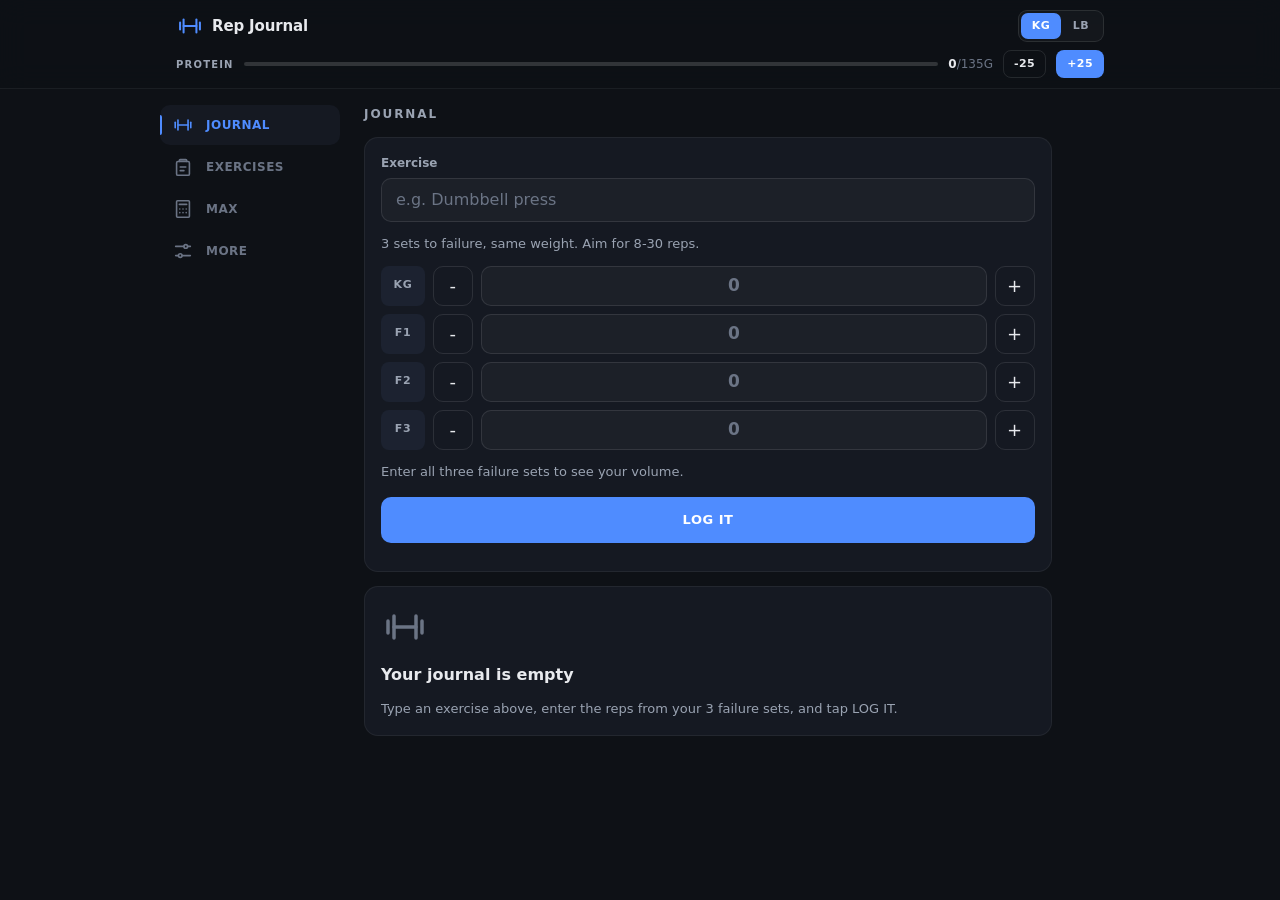
<file: index.html>
<!DOCTYPE html>
<html lang="en">
<head>
  <meta charset="utf-8">
  <meta name="viewport" content="width=device-width, initial-scale=1, viewport-fit=cover">
  <meta name="theme-color" content="#0E1116">
  <meta http-equiv="Content-Security-Policy" content="default-src 'none'; script-src 'self'; style-src 'self'; img-src 'self'; font-src 'self'; connect-src 'none'; base-uri 'none'">
  <title>Rep Journal</title>
  <link rel="icon" type="image/svg+xml" href="favicon.svg">
  <link rel="stylesheet" href="css/style.css">
  <script type="module" src="js/main.js"></script>
</head>
<body>
  <header class="topbar">
    <div class="topbar-inner">
      <div class="brand">
        <span id="brand-mark" class="brand-mark"></span>
        <span class="brand-name">Rep Journal</span>
      </div>
      <div class="segmented" role="group" aria-label="Weight unit">
        <button class="seg-btn" type="button" data-unit="kg" aria-pressed="true">KG</button>
        <button class="seg-btn" type="button" data-unit="lb" aria-pressed="false">LB</button>
      </div>
    </div>
    <div class="protein-bar" data-level="below">
      <span class="label protein-label">PROTEIN</span>
      <progress id="protein-progress" max="135" value="0" aria-label="Progress toward the daily protein minimum"></progress>
      <span class="protein-readout"><span id="protein-count">0</span><span class="protein-target">/135G</span></span>
      <button id="protein-undo" class="btn btn-ghost btn-small" type="button" aria-label="Remove 25 grams of protein">-25</button>
      <button id="protein-add" class="btn btn-small" type="button" aria-label="Add 25 grams of protein">+25</button>
      <span id="protein-status" class="sr-only" role="status"></span>
    </div>
  </header>

  <div class="shell">
    <nav class="nav" aria-label="Primary">
      <button class="nav-btn" type="button" data-tab="log"><span class="nav-icon"></span><span class="nav-label">JOURNAL</span></button>
      <button class="nav-btn" type="button" data-tab="exercises"><span class="nav-icon"></span><span class="nav-label">EXERCISES</span></button>
      <button class="nav-btn" type="button" data-tab="calc"><span class="nav-icon"></span><span class="nav-label">MAX</span></button>
      <button class="nav-btn" type="button" data-tab="more"><span class="nav-icon"></span><span class="nav-label">MORE</span></button>
    </nav>

    <main class="content" id="main">
      <section id="tab-log" class="view"></section>
      <section id="tab-exercises" class="view" hidden></section>
      <section id="tab-calc" class="view" hidden></section>
      <section id="tab-more" class="view" hidden></section>
    </main>
  </div>

  <dialog id="exercise-dialog" aria-labelledby="exercise-dialog-title">
    <form id="exercise-form" class="card" novalidate>
      <h2 id="exercise-dialog-title" class="dialog-title">EXERCISE</h2>
      <div id="exercise-chart"></div>
      <p id="exercise-stats" class="muted"></p>
      <label class="field"><span class="field-label">Name</span>
        <input name="name" type="text" maxlength="40" autocomplete="off">
      </label>
      <label class="field"><span class="field-label">Body part</span>
        <select name="bodyPart"></select>
      </label>
      <label class="field"><span class="field-label">Notes</span>
        <textarea name="notes" rows="3" maxlength="500"></textarea>
      </label>
      <details id="technique" class="technique">
        <summary>Technique</summary>
        <label class="field"><span class="field-label">Max contraction point</span>
          <input name="contraction" type="text" maxlength="140" autocomplete="off">
        </label>
        <label class="field"><span class="field-label">Muscle stretch focus</span>
          <input name="stretch" type="text" maxlength="140" autocomplete="off">
        </label>
      </details>
      <p id="exercise-error" class="error" role="alert"></p>
      <div class="dialog-actions">
        <button id="exercise-delete" class="btn btn-danger" type="button">DELETE</button>
        <button id="exercise-cancel" class="btn btn-ghost" type="button">CLOSE</button>
        <button class="btn" type="submit">SAVE</button>
      </div>
    </form>
  </dialog>

  <dialog id="goal-dialog" aria-labelledby="goal-dialog-title">
    <form method="dialog" class="card">
      <h2 id="goal-dialog-title" class="dialog-title">GOAL</h2>
      <textarea id="goal-input" rows="3" maxlength="140" aria-label="Goal"></textarea>
      <div class="dialog-actions">
        <button class="btn btn-ghost" value="cancel">CANCEL</button>
        <button class="btn" value="save">SAVE</button>
      </div>
    </form>
  </dialog>
</body>
</html>
</file>
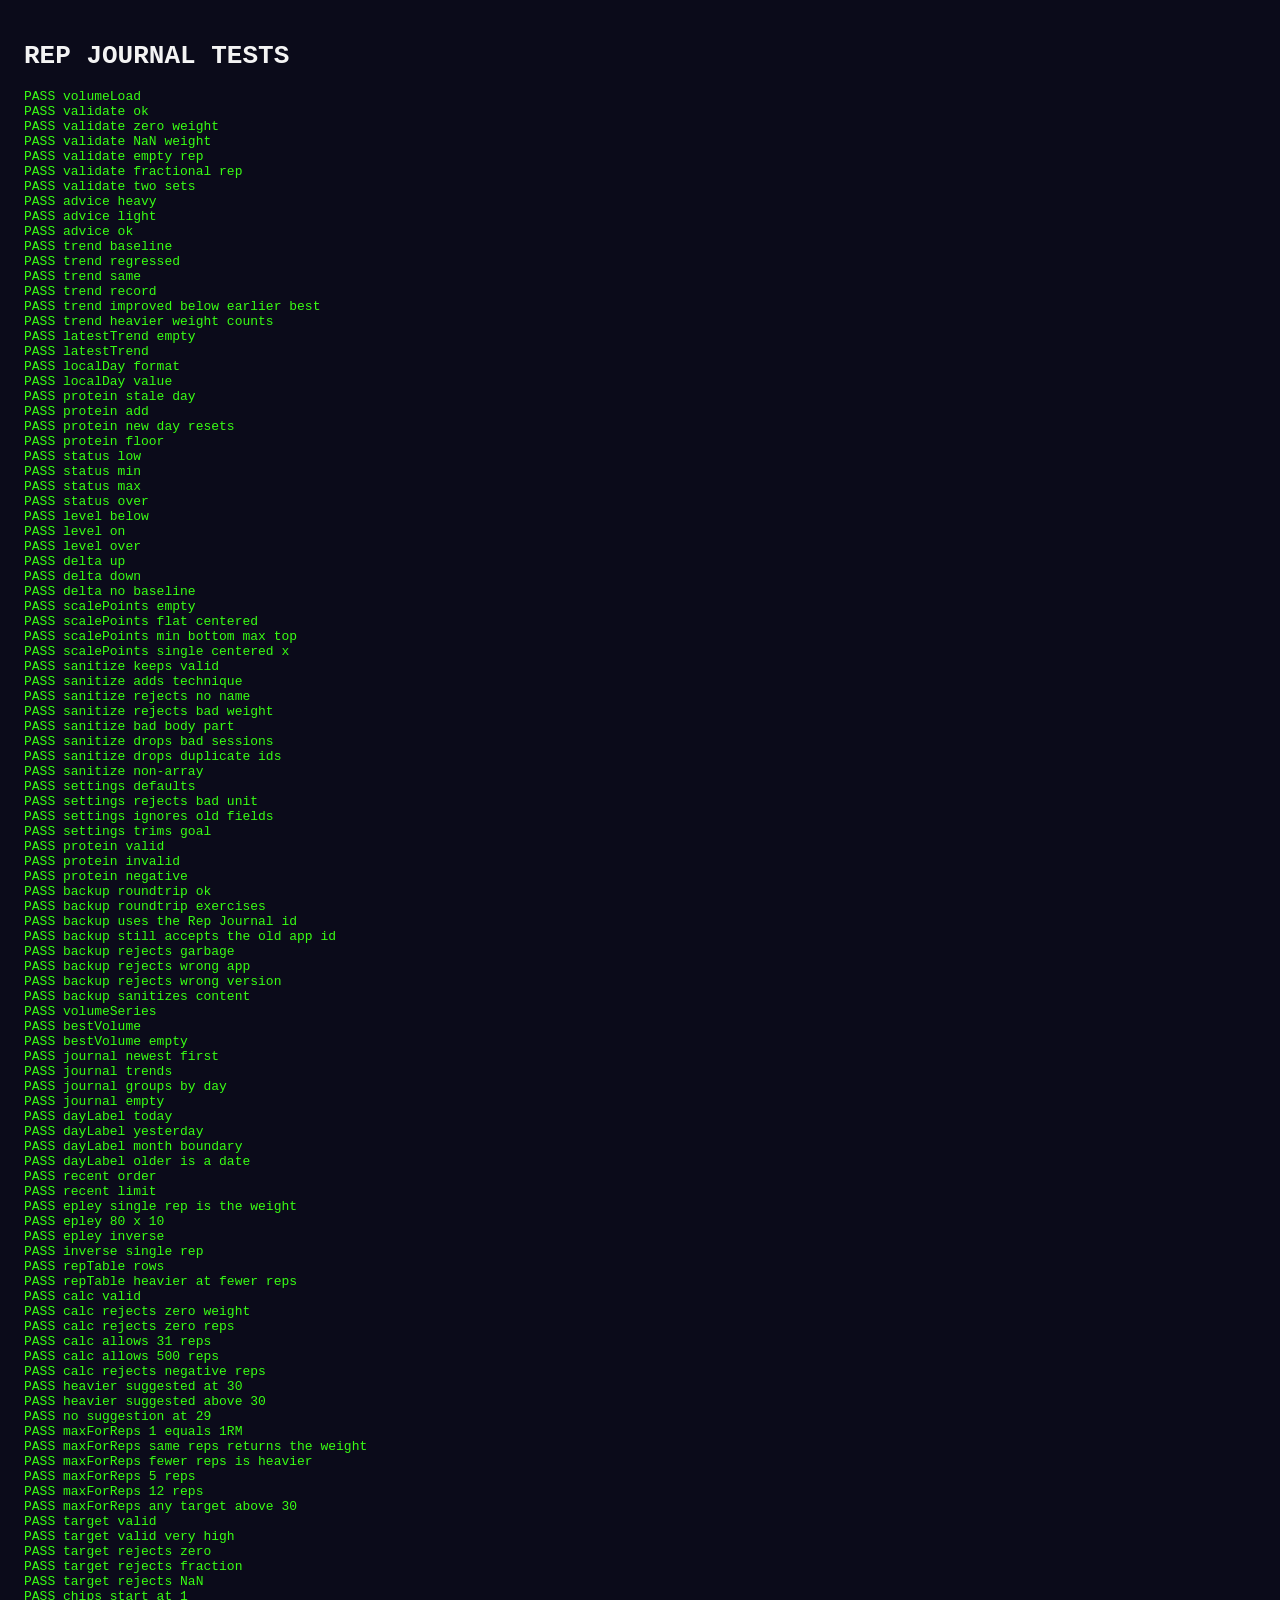
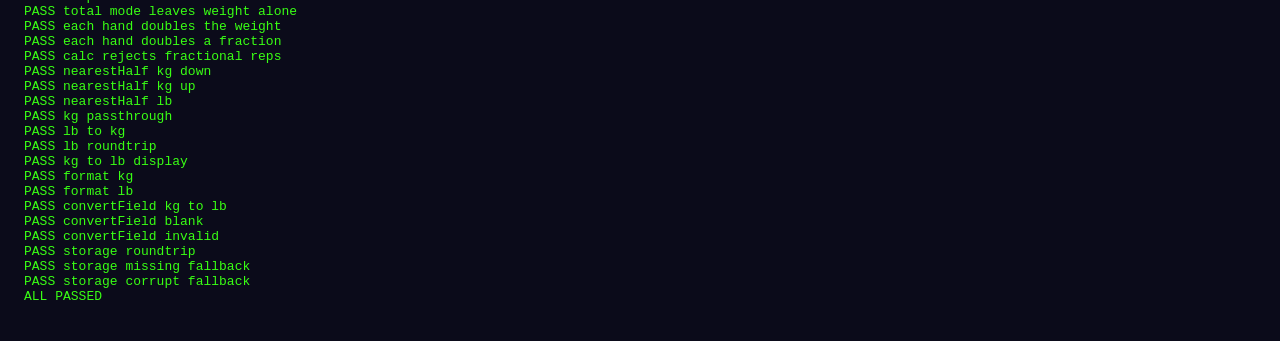
<file: tests/test.html>
<!DOCTYPE html>
<html lang="en">
<head>
  <meta charset="utf-8">
  <title>REP JOURNAL TESTS</title>
  <style>
    body { font-family: monospace; background: #0B0B1A; color: #F4F4F4; padding: 16px; }
    .pass { color: #39FF14; }
    .fail { color: #FF3B30; }
  </style>
</head>
<body>
  <h1>REP JOURNAL TESTS</h1>
  <pre id="out"></pre>
  <script type="module">
    import { volumeLoad, validateSession, weightAdvice } from '../js/modules/logger.js';
    import { evaluate, latestTrend, volumeDelta } from '../js/modules/progress.js';
    import { localDay, currentCount, addProtein, proteinStatus, proteinLevel } from '../js/modules/protein.js';
    import { scalePoints } from '../js/modules/chart.js';
    import { sanitizeExercise, sanitizeExercises, sanitizeSettings, sanitizeProtein } from '../js/modules/schema.js';
    import { buildBackup, parseBackup } from '../js/modules/backup.js';
    import { volumeSeries, bestVolume } from '../js/modules/stats.js';
    import { journalEntries, groupByDay, dayLabel, recentExercises } from '../js/modules/journal.js';
    import { load, save, remove } from '../js/modules/storage.js';
    import { toKg, fromKg, formatWeight, convertField } from '../js/modules/units.js';
    import { epley1RM, weightForReps, repTable, validateCalc, nearestHalf, needsHeavierWeight, maxForReps, validateTarget, TARGET_CHIPS, totalWeight } from '../js/modules/calc.js';

    const out = document.getElementById('out');
    let failed = 0;
    const eq = (name, actual, expected) => {
      const ok = JSON.stringify(actual) === JSON.stringify(expected);
      if (!ok) failed++;
      const line = document.createElement('div');
      line.className = ok ? 'pass' : 'fail';
      line.textContent = `${ok ? 'PASS' : 'FAIL'} ${name}${ok ? '' : ` (got ${JSON.stringify(actual)}, want ${JSON.stringify(expected)})`}`;
      out.append(line);
    };

    const s = (weight, sets) => ({ weight, sets });

    eq('volumeLoad', volumeLoad(s(10, [12, 9, 7])), 280);

    eq('validate ok', validateSession(s(10, [12, 9, 7])), null);
    eq('validate zero weight', validateSession(s(0, [12, 9, 7])) !== null, true);
    eq('validate NaN weight', validateSession(s(NaN, [12, 9, 7])) !== null, true);
    eq('validate empty rep', validateSession(s(10, [12, 0, 7])) !== null, true);
    eq('validate fractional rep', validateSession(s(10, [12, 9.5, 7])) !== null, true);
    eq('validate two sets', validateSession(s(10, [12, 9])) !== null, true);

    eq('advice heavy', weightAdvice([7, 5, 4]), 'heavy');
    eq('advice light', weightAdvice([35, 32, 30]), 'light');
    eq('advice ok', weightAdvice([12, 9, 7]), 'ok');

    const first = s(10, [12, 9, 7]);
    eq('trend baseline', evaluate([], first), 'baseline');
    eq('trend regressed', evaluate([first], s(10, [11, 9, 7])), 'regressed');
    eq('trend same', evaluate([first], s(10, [12, 9, 7])), 'same');
    eq('trend record', evaluate([first], s(10, [13, 9, 7])), 'record');
    eq('trend improved below earlier best', evaluate([s(10, [20, 15, 10]), s(10, [12, 9, 7])], s(10, [13, 9, 7])), 'improved');
    eq('trend heavier weight counts', evaluate([first], s(12, [10, 8, 6])), 'record');
    eq('latestTrend empty', latestTrend([]), null);
    eq('latestTrend', latestTrend([first, s(10, [11, 9, 7])]), 'regressed');

    eq('localDay format', /^\d{4}-\d{2}-\d{2}$/.test(localDay(new Date(2026, 0, 5))), true);
    eq('localDay value', localDay(new Date(2026, 0, 5)), '2026-01-05');
    eq('protein stale day', currentCount({ date: '2026-01-04', count: 100 }, '2026-01-05'), 0);
    eq('protein add', addProtein({ date: '2026-01-05', count: 50 }, '2026-01-05', 25).count, 75);
    eq('protein new day resets', addProtein({ date: '2026-01-04', count: 100 }, '2026-01-05', 25).count, 25);
    eq('protein floor', addProtein(null, '2026-01-05', -25).count, 0);
    eq('status low', proteinStatus(134), 'BELOW TARGET');
    eq('status min', proteinStatus(135), 'ON TARGET');
    eq('status max', proteinStatus(170), 'ON TARGET');
    eq('status over', proteinStatus(171), 'OVER TARGET');
    eq('level below', proteinLevel(0), 'below');
    eq('level on', proteinLevel(150), 'on');
    eq('level over', proteinLevel(200), 'over');

    eq('delta up', volumeDelta(100, 110), 10);
    eq('delta down', volumeDelta(100, 90), -10);
    eq('delta no baseline', volumeDelta(0, 90), null);

    eq('scalePoints empty', scalePoints([], 100, 50), []);
    eq('scalePoints flat centered', scalePoints([5, 5], 100, 50).map((p) => p.y), [25, 25]);
    eq('scalePoints min bottom max top', scalePoints([1, 3], 100, 50, 8).map((p) => p.y), [42, 8]);
    eq('scalePoints single centered x', scalePoints([4], 100, 50)[0].x, 50);

    const goodSession = { date: '2026-10-25T10:00:00Z', weight: 20, sets: [12, 9, 7] };
    const goodExercise = { id: 'a', name: 'Press', weight: 20, bodyPart: 'CHEST', notes: 'n', sessions: [goodSession] };
    eq('sanitize keeps valid', sanitizeExercise(goodExercise).sessions.length, 1);
    eq('sanitize adds technique', sanitizeExercise(goodExercise).technique, { contraction: '', stretch: '' });
    eq('sanitize rejects no name', sanitizeExercise({ ...goodExercise, name: '  ' }), null);
    eq('sanitize rejects bad weight', sanitizeExercise({ ...goodExercise, weight: -1 }), null);
    eq('sanitize bad body part', sanitizeExercise({ ...goodExercise, bodyPart: 'X' }).bodyPart, 'OTHER');
    eq('sanitize drops bad sessions', sanitizeExercise({ ...goodExercise, sessions: [goodSession, { ...goodSession, sets: [1, 2] }, null] }).sessions.length, 1);
    eq('sanitize drops duplicate ids', sanitizeExercises([goodExercise, goodExercise]).length, 1);
    eq('sanitize non-array', sanitizeExercises('nope'), []);
    eq('settings defaults', sanitizeSettings(null), { unit: 'kg', goal: '' });
    eq('settings rejects bad unit', sanitizeSettings({ unit: 'stone' }).unit, 'kg');
    eq('settings ignores old fields', sanitizeSettings({ unit: 'lb', rest: 120, sound: false }), { unit: 'lb', goal: '' });
    eq('settings trims goal', sanitizeSettings({ goal: '  go  ' }).goal, 'go');
    eq('protein valid', sanitizeProtein({ date: '2026-01-05', count: 50 }), { date: '2026-01-05', count: 50 });
    eq('protein invalid', sanitizeProtein({ date: 'x', count: 50 }), null);
    eq('protein negative', sanitizeProtein({ date: '2026-01-05', count: -1 }), null);

    const backup = buildBackup({ exercises: [goodExercise], settings: sanitizeSettings({}), protein: null });
    const parsed = parseBackup(JSON.stringify(backup));
    eq('backup roundtrip ok', parsed.ok, true);
    eq('backup roundtrip exercises', parsed.data.exercises.length, 1);
    eq('backup uses the Rep Journal id', backup.app, 'rep-journal');
    eq('backup still accepts the old app id', parseBackup(JSON.stringify({ ...backup, app: 'quantum-reps' })).ok, true);
    eq('backup rejects garbage', parseBackup('{nope').ok, false);
    eq('backup rejects wrong app', parseBackup(JSON.stringify({ app: 'other', version: 1, exercises: [] })).ok, false);
    eq('backup rejects wrong version', parseBackup(JSON.stringify({ ...backup, version: 99 })).ok, false);
    eq('backup sanitizes content', parseBackup(JSON.stringify({ ...backup, exercises: [{ id: 'z', name: '', weight: 5 }, goodExercise] })).data.exercises.length, 1);

    const ex2 = { ...goodExercise, sessions: [goodSession, { ...goodSession, sets: [13, 9, 7] }] };
    eq('volumeSeries', volumeSeries(ex2), [560, 580]);
    eq('bestVolume', bestVolume(ex2), 580);
    eq('bestVolume empty', bestVolume({ sessions: [] }), 0);

    const at = (d, h) => new Date(2026, 9, d, h).toISOString();
    const press = { id: 'p', name: 'Press', weight: 20, sessions: [
      { date: at(20, 9), weight: 20, sets: [12, 9, 7] },
      { date: at(25, 9), weight: 20, sets: [13, 9, 7] },
    ] };
    const row = { id: 'r', name: 'Row', weight: 30, sessions: [{ date: at(25, 18), weight: 30, sets: [10, 8, 6] }] };
    const idle = { id: 'i', name: 'Idle', weight: 5, sessions: [] };
    const entries = journalEntries([press, row, idle]);
    eq('journal newest first', entries.map((e) => `${e.exercise.name}${e.index}`), ['Row0', 'Press1', 'Press0']);
    eq('journal trends', entries.map((e) => e.trend), ['baseline', 'record', 'baseline']);
    eq('journal groups by day', groupByDay(entries).map((g) => g.entries.length), [2, 1]);
    eq('journal empty', journalEntries([idle]), []);
    eq('dayLabel today', dayLabel('2026-10-25', '2026-10-25'), 'Today');
    eq('dayLabel yesterday', dayLabel('2026-10-24', '2026-10-25'), 'Yesterday');
    eq('dayLabel month boundary', dayLabel('2026-09-30', '2026-10-01'), 'Yesterday');
    eq('dayLabel older is a date', ['Today', 'Yesterday'].includes(dayLabel('2026-10-20', '2026-10-25')), false);
    eq('recent order', recentExercises([idle, press, row], 3).map((e) => e.name), ['Row', 'Press', 'Idle']);
    eq('recent limit', recentExercises([idle, press, row], 1).map((e) => e.name), ['Row']);

    eq('epley single rep is the weight', epley1RM(100, 1), 100);
    eq('epley 80 x 10', Math.round(epley1RM(80, 10) * 10) / 10, 106.7);
    eq('epley inverse', Math.round(weightForReps(epley1RM(80, 10), 10) * 1000) / 1000, 80);
    eq('inverse single rep', weightForReps(100, 1), 100);
    eq('repTable rows', repTable(100).map((r) => r.reps), [5, 8, 10, 12, 15, 20, 25, 30]);
    eq('repTable heavier at fewer reps', repTable(100)[0].weight > repTable(100)[7].weight, true);
    eq('calc valid', validateCalc({ weight: 80, reps: 10 }), null);
    eq('calc rejects zero weight', validateCalc({ weight: 0, reps: 10 }) !== null, true);
    eq('calc rejects zero reps', validateCalc({ weight: 80, reps: 0 }) !== null, true);
    eq('calc allows 31 reps', validateCalc({ weight: 80, reps: 31 }), null);
    eq('calc allows 500 reps', validateCalc({ weight: 80, reps: 500 }), null);
    eq('calc rejects negative reps', validateCalc({ weight: 80, reps: -3 }) !== null, true);
    eq('heavier suggested at 30', needsHeavierWeight(30), true);
    eq('heavier suggested above 30', needsHeavierWeight(45), true);
    eq('no suggestion at 29', needsHeavierWeight(29), false);
    eq('maxForReps 1 equals 1RM', Math.round(maxForReps(80, 10, 1) * 100) / 100, 106.67);
    eq('maxForReps same reps returns the weight', Math.round(maxForReps(80, 10, 10) * 1000) / 1000, 80);
    eq('maxForReps fewer reps is heavier', maxForReps(80, 10, 5) > maxForReps(80, 10, 10), true);
    eq('maxForReps 5 reps', Math.round(maxForReps(80, 10, 5) * 10) / 10, 91.4);
    eq('maxForReps 12 reps', Math.round(maxForReps(80, 10, 12) * 10) / 10, 76.2);
    eq('maxForReps any target above 30', Math.round(maxForReps(80, 10, 100) * 10) / 10, 24.6);
    eq('target valid', validateTarget(25), null);
    eq('target valid very high', validateTarget(500), null);
    eq('target rejects zero', validateTarget(0) !== null, true);
    eq('target rejects fraction', validateTarget(2.5) !== null, true);
    eq('target rejects NaN', validateTarget(NaN) !== null, true);
    eq('chips start at 1', TARGET_CHIPS[0], 1);
    eq('total mode leaves weight alone', totalWeight(40, 'total'), 40);
    eq('each hand doubles the weight', totalWeight(40, 'each'), 80);
    eq('each hand doubles a fraction', totalWeight(22.5, 'each'), 45);
    eq('calc rejects fractional reps', validateCalc({ weight: 80, reps: 8.5 }) !== null, true);
    eq('nearestHalf kg down', nearestHalf(84.21, 'kg'), 84);
    eq('nearestHalf kg up', nearestHalf(33.3, 'kg'), 33.5);
    eq('nearestHalf lb', fromKg(nearestHalf(toKg(77.3, 'lb'), 'lb'), 'lb'), 77.5);

    eq('kg passthrough', toKg(20, 'kg'), 20);
    eq('lb to kg', Math.round(toKg(45, 'lb') * 1000) / 1000, 20.412);
    eq('lb roundtrip', fromKg(toKg(45, 'lb'), 'lb'), 45);
    eq('kg to lb display', fromKg(20, 'lb'), 44.1);
    eq('format kg', formatWeight(20, 'kg'), '20 KG');
    eq('format lb', formatWeight(toKg(135, 'lb'), 'lb'), '135 LB');
    eq('convertField kg to lb', convertField('20', 'kg', 'lb'), 44.1);
    eq('convertField blank', convertField('', 'kg', 'lb'), '');
    eq('convertField invalid', convertField('abc', 'kg', 'lb'), '');

    save('__test', { a: 1 });
    eq('storage roundtrip', load('__test', null), { a: 1 });
    remove('__test');
    eq('storage missing fallback', load('__test', 'fallback'), 'fallback');
    localStorage.setItem('qreps.__bad', '{not json');
    eq('storage corrupt fallback', load('__bad', 'fallback'), 'fallback');
    localStorage.removeItem('qreps.__bad');

    const summary = document.createElement('div');
    summary.className = failed ? 'fail' : 'pass';
    summary.textContent = failed ? `${failed} FAILED` : 'ALL PASSED';
    out.append(summary);
  </script>
</body>
</html>
</file>
<file: css/style.css>
:root {
  --bg: #0E1116;
  --surface: #151922;
  --surface-2: #1C2230;
  --accent: #4F8CFF;
  --accent-strong: #3B77EE;
  --success: #34C38F;
  --gold: #F5B84B;
  --danger: #F0616D;
  --text: #E8EAEE;
  --text-dim: #9AA3B2;
  --muted: #6B7485;
  --line: rgba(255, 255, 255, 0.10);
  --hairline: rgba(255, 255, 255, 0.06);
  --radius: 14px;
  --radius-sm: 10px;
  --font: system-ui, -apple-system, 'Segoe UI', Roboto, 'Helvetica Neue', Arial, sans-serif;
  --nav-h: 56px;
}

* { box-sizing: border-box; }

body {
  margin: 0;
  background: var(--bg);
  color: var(--text);
  font-family: var(--font);
  font-size: 14px;
  line-height: 1.5;
  -webkit-font-smoothing: antialiased;
  padding-bottom: calc(var(--nav-h) + env(safe-area-inset-bottom));
}

h1, h2, h3, p, ol, ul { margin: 0; }
ol, ul { padding: 0; list-style: none; }
[hidden] { display: none !important; }
button, input, select, textarea { font: inherit; color: inherit; }
button { -webkit-tap-highlight-color: transparent; }

:focus-visible { outline: 2px solid var(--accent); outline-offset: 2px; }

.icon { display: block; flex: none; }

.sr-only {
  position: absolute;
  width: 1px;
  height: 1px;
  overflow: hidden;
  clip: rect(0 0 0 0);
  white-space: nowrap;
}

.label {
  font-size: 10px;
  font-weight: 600;
  letter-spacing: 0.12em;
  color: var(--text-dim);
  text-transform: uppercase;
}
.muted { color: var(--text-dim); font-size: 13px; }
.hint { color: var(--text-dim); font-size: 12px; }
.error { color: var(--danger); font-size: 13px; }
.status { color: var(--success); font-size: 13px; }
/* Empty message rows keep their live region but take no space in the grid gap. */
.error:empty, .status:empty, .advice:empty { height: 0; margin: -6px 0; overflow: hidden; }

/* Header */
.topbar {
  position: sticky;
  top: 0;
  z-index: 10;
  background: rgba(14, 17, 22, 0.85);
  backdrop-filter: blur(14px);
  border-bottom: 1px solid var(--hairline);
  padding-top: env(safe-area-inset-top);
}
.topbar-inner, .protein-bar { max-width: 960px; margin-inline: auto; }
.topbar-inner {
  display: flex;
  align-items: center;
  justify-content: space-between;
  gap: 12px;
  padding: 10px 16px 6px;
}
.brand { display: flex; align-items: center; gap: 8px; min-width: 0; color: var(--accent); }
.brand-name { font-size: 15px; font-weight: 700; letter-spacing: -0.01em; color: var(--text); white-space: nowrap; }

.protein-bar {
  display: flex;
  align-items: center;
  gap: 10px;
  padding: 2px 16px 10px;
}
.protein-label { flex: none; }
.protein-readout { flex: none; font-size: 12px; font-weight: 600; font-variant-numeric: tabular-nums; white-space: nowrap; }
.protein-target { color: var(--muted); font-weight: 500; }
.protein-bar .btn { min-height: 28px; padding: 0 10px; font-size: 11px; border-radius: 8px; }

progress {
  flex: 1;
  min-width: 40px;
  height: 4px;
  border: 0;
  border-radius: 2px;
  overflow: hidden;
  appearance: none;
  -webkit-appearance: none;
  background: rgba(255, 255, 255, 0.08);
}
progress::-webkit-progress-bar { background: rgba(255, 255, 255, 0.08); }
progress::-webkit-progress-value { background: var(--accent); }
progress::-moz-progress-bar { background: var(--accent); }
.protein-bar[data-level="on"] progress::-webkit-progress-value { background: var(--success); }
.protein-bar[data-level="on"] progress::-moz-progress-bar { background: var(--success); }
.protein-bar[data-level="over"] progress::-webkit-progress-value { background: var(--gold); }
.protein-bar[data-level="over"] progress::-moz-progress-bar { background: var(--gold); }

/* Shell and navigation */
.shell { max-width: 960px; margin: 0 auto; }
.content { padding: 16px; min-width: 0; max-width: 720px; }

.nav {
  position: fixed;
  left: 0;
  right: 0;
  bottom: 0;
  z-index: 10;
  display: grid;
  grid-template-columns: repeat(4, 1fr);
  height: calc(var(--nav-h) + env(safe-area-inset-bottom));
  padding-bottom: env(safe-area-inset-bottom);
  background: rgba(14, 17, 22, 0.92);
  backdrop-filter: blur(14px);
  border-top: 1px solid var(--hairline);
}
.nav-btn {
  position: relative;
  display: flex;
  flex-direction: column;
  align-items: center;
  justify-content: center;
  gap: 3px;
  background: none;
  border: 0;
  color: var(--muted);
  cursor: pointer;
  transition: color 120ms ease;
}
.nav-icon .icon { width: 22px; height: 22px; }
.nav-label { font-size: 10px; font-weight: 600; letter-spacing: 0.04em; }
.nav-btn:hover { color: var(--text-dim); }
.nav-btn[aria-current="page"] { color: var(--accent); }
.nav-btn[aria-current="page"]::before {
  content: '';
  position: absolute;
  top: 0;
  width: 20px;
  height: 2px;
  border-radius: 0 0 2px 2px;
  background: var(--accent);
}

@media (min-width: 900px) {
  body { padding-bottom: 0; }
  .shell { display: grid; grid-template-columns: 180px 1fr; align-items: start; gap: 8px; }
  .nav {
    position: sticky;
    top: 88px;
    display: flex;
    flex-direction: column;
    gap: 2px;
    height: auto;
    margin-top: 16px;
    padding: 0;
    background: none;
    backdrop-filter: none;
    border-top: 0;
  }
  .nav-btn {
    flex-direction: row;
    justify-content: flex-start;
    gap: 12px;
    height: 40px;
    padding: 0 12px;
    border-radius: var(--radius-sm);
  }
  .nav-btn:hover { background: var(--surface); }
  .nav-btn[aria-current="page"] { background: var(--surface); }
  .nav-btn[aria-current="page"]::before { top: 10px; bottom: 10px; left: 0; width: 2px; height: auto; border-radius: 0 2px 2px 0; }
  .nav-label { font-size: 12px; }
}

@media (max-width: 400px) {
  .protein-label { display: none; }
}

/* Surfaces */
.card {
  background: var(--surface);
  border: 1px solid var(--hairline);
  border-radius: var(--radius);
  padding: 16px;
  display: grid;
  gap: 12px;
  min-width: 0;
}

.card > .btn-small { justify-self: start; }

.view { display: grid; gap: 14px; align-content: start; animation: fade 180ms ease-out; }
@keyframes fade { from { opacity: 0; transform: translateY(3px); } to { opacity: 1; transform: none; } }
@media (prefers-reduced-motion: reduce) { .view, .result { animation: none; } }

.view-head { display: flex; align-items: center; justify-content: space-between; gap: 12px; }
.view-title { font-size: 12px; font-weight: 700; letter-spacing: 0.16em; color: var(--text-dim); }

.card-title { display: flex; align-items: center; justify-content: space-between; gap: 8px; flex-wrap: wrap; }
.ex-name { font-size: 16px; font-weight: 600; letter-spacing: -0.01em; }
.tag {
  display: inline-block;
  padding: 1px 8px;
  border: 1px solid var(--line);
  border-radius: 999px;
  font-size: 10px;
  font-weight: 600;
  letter-spacing: 0.06em;
  color: var(--text-dim);
}

/* Buttons */
.btn {
  display: inline-flex;
  align-items: center;
  justify-content: center;
  gap: 6px;
  min-height: 40px;
  padding: 0 16px;
  background: var(--accent);
  color: #fff;
  border: 1px solid transparent;
  border-radius: var(--radius-sm);
  font-size: 12px;
  font-weight: 600;
  letter-spacing: 0.04em;
  cursor: pointer;
  transition: transform 120ms ease, background 120ms ease, border-color 120ms ease;
}
.btn:hover { background: var(--accent-strong); }
.btn:active { transform: scale(0.98); }
.btn-small { min-height: 32px; padding: 0 12px; font-size: 11px; }
.btn-big { width: 100%; min-height: 46px; font-size: 13px; }
.btn-ghost { background: transparent; color: var(--text); border-color: var(--line); }
.btn-ghost:hover { background: rgba(255, 255, 255, 0.05); }
.btn-danger { background: transparent; color: var(--danger); border-color: rgba(240, 97, 109, 0.4); }
.btn-danger:hover { background: rgba(240, 97, 109, 0.08); }

.segmented { display: inline-flex; padding: 2px; border: 1px solid var(--line); border-radius: 9px; background: rgba(255, 255, 255, 0.03); }
.seg-btn {
  min-width: 40px;
  min-height: 26px;
  padding: 0 10px;
  background: none;
  border: 0;
  border-radius: 7px;
  color: var(--text-dim);
  font-size: 11px;
  font-weight: 600;
  letter-spacing: 0.04em;
  cursor: pointer;
  transition: background 120ms ease, color 120ms ease;
}
.seg-btn[aria-pressed="true"] { background: var(--accent); color: #fff; }

.chips { display: flex; gap: 6px; overflow-x: auto; padding-bottom: 2px; scroll-snap-type: x proximity; scrollbar-width: none; }
.chips::-webkit-scrollbar { display: none; }
.chip {
  flex: none;
  min-height: 32px;
  padding: 0 14px;
  background: transparent;
  border: 1px solid var(--line);
  border-radius: 999px;
  color: var(--text-dim);
  font-size: 13px;
  font-weight: 500;
  cursor: pointer;
  scroll-snap-align: start;
  transition: border-color 120ms ease, color 120ms ease, background 120ms ease;
}
.chip:hover { color: var(--text); }
.chip[aria-pressed="true"] { border-color: rgba(79, 140, 255, 0.6); color: var(--accent); background: rgba(79, 140, 255, 0.1); }

/* Forms */
.field { display: grid; gap: 6px; }
.field-label { font-size: 12px; font-weight: 600; color: var(--text-dim); }
input, select, textarea {
  width: 100%;
  min-height: 44px;
  padding: 0 14px;
  background: rgba(255, 255, 255, 0.03);
  border: 1px solid var(--line);
  border-radius: var(--radius-sm);
  font-size: 16px;
  transition: border-color 120ms ease, box-shadow 120ms ease;
}
textarea { padding: 10px 14px; resize: vertical; }
input::placeholder, textarea::placeholder { color: var(--muted); }
input:focus, select:focus, textarea:focus { border-color: rgba(79, 140, 255, 0.8); outline: none; box-shadow: 0 0 0 3px rgba(79, 140, 255, 0.15); }
select option { background: var(--surface); }
input[type="number"] { -moz-appearance: textfield; appearance: textfield; }
input[type="number"]::-webkit-inner-spin-button,
input[type="number"]::-webkit-outer-spin-button { -webkit-appearance: none; margin: 0; }

.sets { display: grid; gap: 8px; }
.set-row { display: grid; grid-template-columns: 44px 40px 1fr 40px; gap: 8px; align-items: center; }
.set-row input { min-height: 40px; text-align: center; font-size: 17px; font-weight: 600; font-variant-numeric: tabular-nums; }
.step-btn { min-height: 40px; width: 40px; padding: 0; font-size: 18px; font-weight: 500; }
.set-badge {
  height: 40px;
  display: grid;
  place-items: center;
  border-radius: 8px;
  background: var(--surface-2);
  color: var(--text-dim);
  font-size: 11px;
  font-weight: 700;
  letter-spacing: 0.06em;
}

.preview { min-height: 1.4em; font-size: 13px; font-weight: 600; }
.preview.is-hint { color: var(--text-dim); font-weight: 500; }
.advice { color: var(--gold); font-size: 13px; }
.msgs { display: grid; gap: 2px; }
.msgs .advice:empty, .msgs .error:empty { margin: 0; }
.last-line { text-align: center; font-size: 12px; }

/* Badges and results */
.badge { display: inline-flex; align-items: center; gap: 6px; font-size: 10px; font-weight: 700; letter-spacing: 0.08em; }
.badge-record { color: var(--gold); }
.badge-improved { color: var(--success); }
.badge-same { color: var(--accent); }
.badge-regressed { color: var(--danger); }
.badge-baseline { color: var(--text-dim); }

.result { animation: pop 200ms ease-out; border-color: rgba(52, 195, 143, 0.35); scroll-margin-top: 96px; }
.result-regressed { border-color: rgba(240, 97, 109, 0.4); }
.result-record { border-color: rgba(245, 184, 75, 0.45); }
.result-baseline, .result-same { border-color: var(--line); }
@keyframes pop { from { transform: translateY(4px); opacity: 0; } to { transform: none; opacity: 1; } }
.result-top { display: flex; align-items: center; gap: 12px; flex-wrap: wrap; }
.result .badge { font-size: 11px; }
.result-numbers { display: flex; align-items: baseline; flex-wrap: wrap; gap: 6px 14px; }
.delta { font-size: 12px; font-weight: 700; color: var(--text-dim); }
.big-number { font-size: 22px; font-weight: 700; letter-spacing: -0.02em; font-variant-numeric: tabular-nums; overflow-wrap: anywhere; }

.hero-goal { font-size: 15px; font-weight: 500; overflow-wrap: anywhere; }
.about { text-align: center; }

/* Journal */
.goal-line {
  display: flex;
  align-items: center;
  gap: 12px;
  width: 100%;
  padding: 8px 14px;
  background: transparent;
  border: 1px solid var(--hairline);
  border-radius: var(--radius-sm);
  font-size: 13px;
  color: var(--text-dim);
  text-align: left;
  cursor: pointer;
}
.goal-line:hover { border-color: var(--line); }
.goal-line .label { color: var(--accent); }
.log-form .chips { margin: -2px 0; }
.journal { display: grid; gap: 6px; }
.day-head { margin-top: 10px; font-size: 10px; font-weight: 700; letter-spacing: 0.14em; text-transform: uppercase; color: var(--text-dim); }
.entries { gap: 0; padding: 2px 14px; }
.entry {
  display: grid;
  grid-template-columns: 20px 1fr auto 36px;
  gap: 12px;
  align-items: center;
  padding: 9px 0;
  border-top: 1px solid var(--hairline);
}
.entry:first-child { border-top: 0; }
.entry-trend { display: flex; }
.entry-trend .icon { width: 18px; height: 18px; }
.entry-name { font-weight: 600; overflow-wrap: anywhere; }
.entry-sets { color: var(--text-dim); font-size: 13px; font-variant-numeric: tabular-nums; }
.entry-time { color: var(--muted); font-size: 12px; font-variant-numeric: tabular-nums; white-space: nowrap; }
.icon-btn {
  display: grid;
  place-items: center;
  width: 36px;
  height: 36px;
  background: none;
  border: 0;
  border-radius: 8px;
  color: var(--muted);
  cursor: pointer;
  transition: color 120ms ease, background 120ms ease;
}
.icon-btn .icon { width: 16px; height: 16px; }
.icon-btn:hover { color: var(--danger); background: rgba(240, 97, 109, 0.1); }

/* Calculator */
.calc-card { gap: 16px; }
.calc-inputs { display: grid; grid-template-columns: 1fr 1fr; gap: 10px; }
.calc-field { display: grid; gap: 6px; min-width: 0; }
.calc-field .field-label { text-align: center; }
.calc-field input { min-height: 56px; padding: 0 8px; font-size: 24px; font-weight: 700; text-align: center; font-variant-numeric: tabular-nums; }
.calc-result {
  display: grid;
  justify-items: center;
  gap: 4px;
  padding: 20px 12px;
  text-align: center;
  background: rgba(79, 140, 255, 0.05);
  border: 1px solid rgba(79, 140, 255, 0.2);
  border-radius: var(--radius);
}
.calc-value { display: flex; align-items: baseline; justify-content: center; gap: 8px; min-height: 48px; margin: 2px 0; }
.calc-number { font-size: clamp(34px, 11vw, 46px); font-weight: 700; letter-spacing: -0.03em; font-variant-numeric: tabular-nums; line-height: 1.15; }
.calc-empty { color: var(--muted); }
.calc-unit { font-size: 14px; font-weight: 600; color: var(--text-dim); }
.calc-note { min-height: 1.4em; color: var(--text-dim); font-size: 13px; }
.calc-note.error { color: var(--danger); }
.calc-use { margin-top: 8px; }
.target-row { display: flex; gap: 8px; align-items: center; }
.target-row select { flex: 1; min-width: 0; }
.target-input { flex: none; width: 96px; text-align: center; font-weight: 600; font-variant-numeric: tabular-nums; }
.mode-toggle { justify-self: start; }
.calc-total { font-size: 14px; font-weight: 600; color: var(--text); }
.calc-advice { max-width: 28ch; text-wrap: balance; }
.calc-foot { text-align: center; }
.targets { background: var(--surface); border: 1px solid var(--hairline); border-radius: var(--radius); padding: 2px 16px 10px; }
.targets summary { cursor: pointer; font-size: 13px; font-weight: 600; color: var(--text-dim); min-height: 40px; display: flex; align-items: center; }
.rep-table { display: grid; margin-top: 6px; }
.rep-row {
  display: flex;
  align-items: center;
  gap: 12px;
  padding: 6px 0;
  border-top: 1px solid var(--hairline);
}
.rep-count { flex: 1; color: var(--text-dim); font-size: 13px; }
.rep-weight { font-size: 14px; font-weight: 700; font-variant-numeric: tabular-nums; }
.rep-total { color: var(--text-dim); font-size: 12px; font-variant-numeric: tabular-nums; }
.rep-row .btn { width: 56px; padding: 0; }

/* Exercises */
.card-list { display: grid; gap: 10px; }
@media (min-width: 700px) { .card-list { grid-template-columns: 1fr 1fr; } }
button.ex-card { width: 100%; text-align: left; color: inherit; cursor: pointer; transition: border-color 120ms ease; }
button.ex-card:hover { border-color: var(--line); }
.ex-head { display: flex; justify-content: space-between; gap: 8px; align-items: flex-start; }
.ex-head .tag { margin-left: 8px; }
.ex-body { display: flex; justify-content: space-between; align-items: center; gap: 12px; }
.ex-body .chart { width: 110px; height: auto; flex: none; }
.notes { font-size: 13px; color: var(--text-dim); font-style: italic; overflow-wrap: anywhere; }
.card-actions { display: flex; flex-wrap: wrap; gap: 8px; }
.chart { width: 100%; height: auto; background: rgba(255, 255, 255, 0.02); border-radius: var(--radius-sm); }

.empty { justify-items: start; }
.empty .icon { color: var(--muted); }
.empty-title { font-size: 16px; font-weight: 600; }

/* Dialogs */
dialog {
  background: transparent;
  border: 0;
  padding: 0;
  color: var(--text);
  width: min(92vw, 440px);
}
dialog::backdrop { background: rgba(5, 7, 12, 0.7); backdrop-filter: blur(6px); }
dialog .card { border-color: var(--line); background: #171C27; max-height: 90vh; max-height: 90dvh; overflow-y: auto; }
dialog textarea { margin: 4px 0; }
.dialog-title { font-size: 12px; font-weight: 700; letter-spacing: 0.16em; color: var(--text-dim); }
.dialog-actions { display: flex; justify-content: flex-end; gap: 8px; }
.dialog-actions .btn-danger { margin-right: auto; }
.technique summary { cursor: pointer; font-size: 13px; font-weight: 600; color: var(--text-dim); min-height: 36px; display: flex; align-items: center; }
.technique .field { margin-top: 10px; }
.steps { display: grid; gap: 10px; counter-reset: step; }
.steps li { counter-increment: step; padding-left: 32px; position: relative; font-size: 13px; color: var(--text-dim); }
.steps li strong { color: var(--text); font-weight: 600; }
.steps li::before {
  content: counter(step);
  position: absolute;
  left: 0;
  top: 0;
  width: 20px;
  height: 20px;
  display: grid;
  place-items: center;
  background: rgba(79, 140, 255, 0.14);
  color: var(--accent);
  border-radius: 6px;
  font-size: 11px;
  font-weight: 700;
}
</file>
